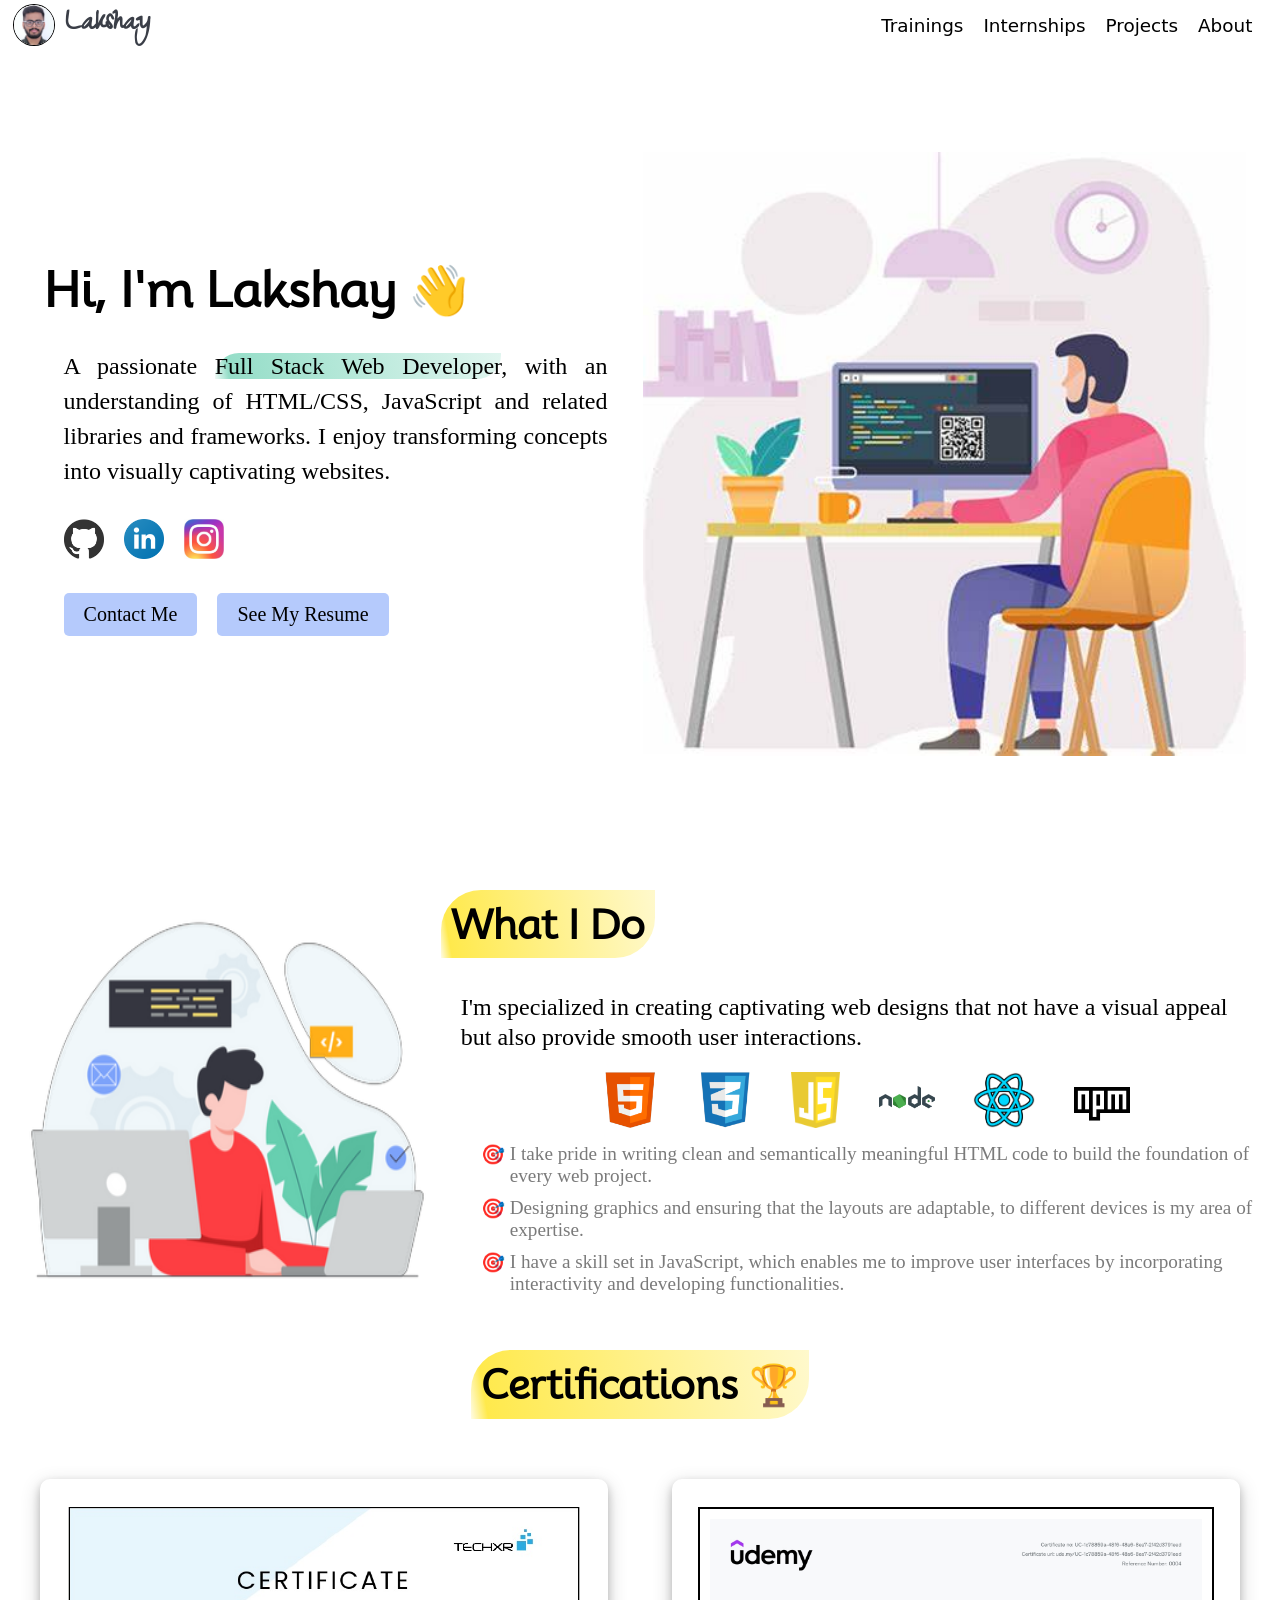
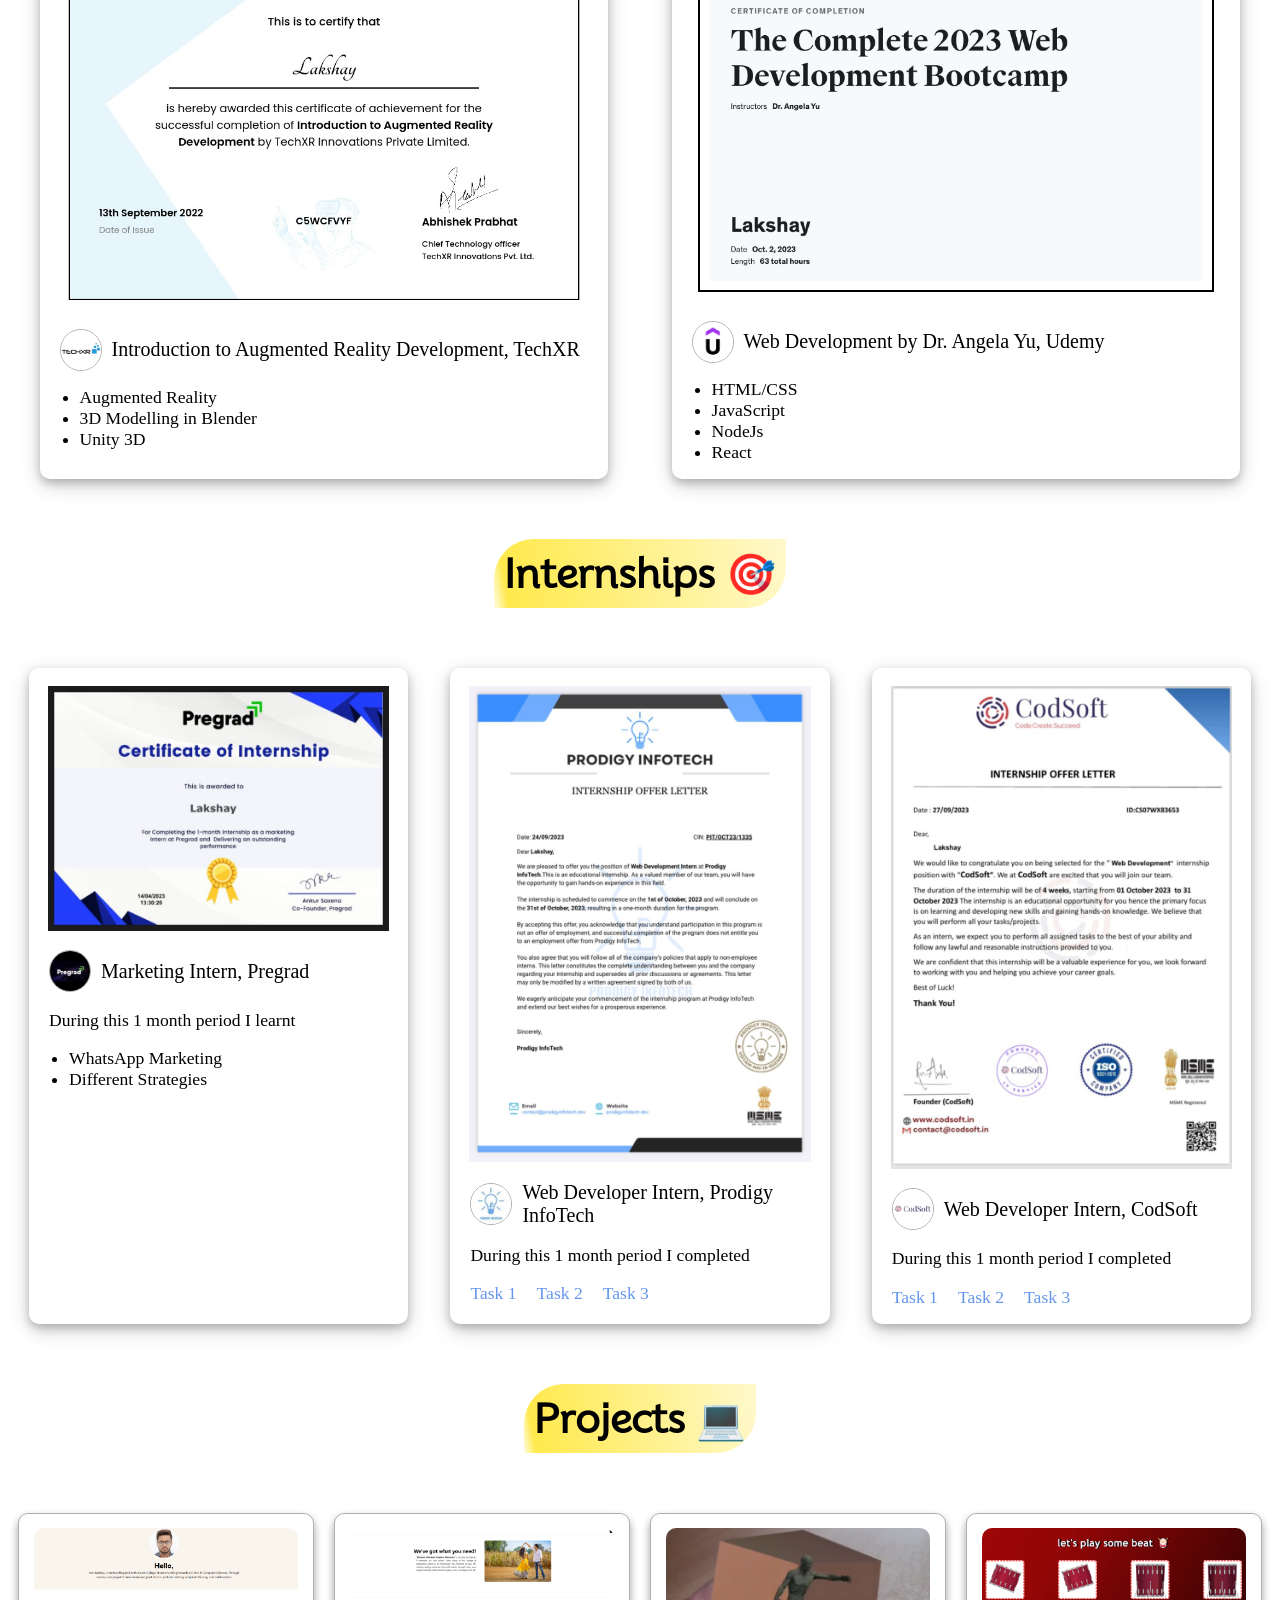
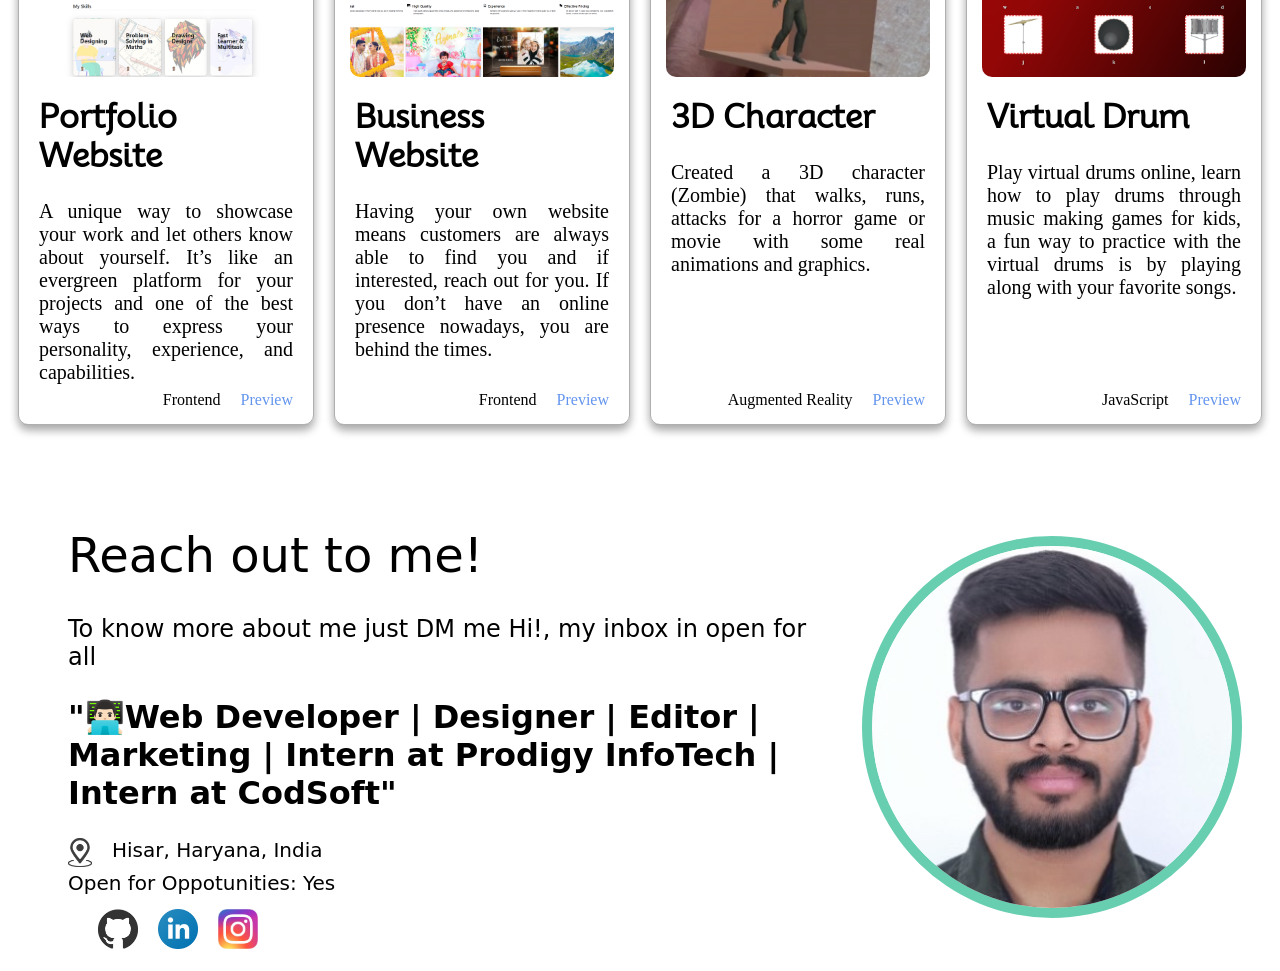
<file: 1.1 Portfolio/index.html>
<!DOCTYPE html>
<html lang="en">

<head>
    <meta charset="UTF-8">
    <meta name="viewport" content="width=device-width, initial-scale=1.0">
    <title>Document</title>
    <link rel="stylesheet" href="style.css">
    <link rel="preconnect" href="https://fonts.googleapis.com">
    <link rel="preconnect" href="https://fonts.gstatic.com" crossorigin>
    <link href="https://fonts.googleapis.com/css2?family=Caveat&family=Kalam&family=Mooli&family=Zeyada&display=swap"
        rel="stylesheet">
</head>

<body>
    <!-- Navbar -->
    <div class="container">
        <a class="profile" href = "#">
            <img class="profile-pic" src="./images/Passport-Size-Lakshay.jpeg" alt="Lakshay">
            <h1 class="name">Lakshay</h1>
        </a>
        <ul class="list">
            <li class="listitem"><a href="#certifications">Trainings</a></li>
            <li class="listitem"><a href="#internships">Internships</a></li>
            <li class="listitem"><a href="#projects">Projects</a></li>
            <li class="listitem"><a href="#about">About</a></li>
        </ul>
    </div>

    <!-- Introduction  -->
    <div class="introduction" id="introduction">
        <div class="myself">
            <h1>Hi, I'm Lakshay 👋</h1>
            <p>A passionate <span class="highlight-green">Full Stack Web Developer</span>, with an understanding of
                HTML/CSS,
                JavaScript and related libraries and
                frameworks. I enjoy transforming concepts into visually captivating websites.</p>
            <div class="social">
                <a href="https://github.com/Lakshay0001" target="_blank"><img src="./images/GitHub_logo.png"
                        alt="Github" class="logo"></a>
                <a href="https://www.linkedin.com/in/mrlakshay/" target="_blank"><img
                        src="./images/linkedin-icon-logo.png" alt="LinkedIn" class="logo"></a>
                <a href="https://www.instagram.com/_.lakshay00._/" target="_blank"><img src="./images/instagram.jpeg"
                        alt="instagram" class="logo"></a>
            </div>
            <div class="links">
                <a class="redirect" href="#about">Contact Me</a>
                <a class="redirect" href="resume.html" target="_blank">See My Resume</a>
            </div>

        </div>
        <img class="developer" src="./images/introduction.jpeg" alt="web developer">
    </div>

    <!-- What I Do -->
    <div class="about-work" id="about-work">
        <img src="./images/display-rec.png" alt="programmer" class="programmer">
        <div class="whatido">
            <h2 class="highlight-yellow">What I Do</h2>
            <p>I'm specialized in creating captivating web designs that not have a visual appeal but also provide smooth
                user interactions.</p>
            <div class="langbox">
                <img src="./images/HTML.png" alt="html" class="lang">
                <img src="./images/CSS.png" alt="css" class="lang">
                <img src="./images/JS.png" alt="js" class="lang">
                <img src="./images/NODE.png" alt="node" class="lang">
                <img src="./images/REACT.png" alt="react" class="lang">
                <img src="./images/NPM.png" alt="npm" class="lang">
            </div>
            <div class="detail">
                <p class="bullets">🎯</p>
                <p class="bullet-text">I take pride in writing clean and semantically meaningful HTML code to build the
                    foundation of every web project.</p>
                <p class="bullets">🎯</p>
                <p class="bullet-text">Designing graphics and ensuring that the layouts are adaptable, to different
                    devices is
                    my area of expertise.</p>
                <p class="bullets">🎯</p>
                <p class="bullet-text">I have a skill set in JavaScript, which enables me to improve user interfaces by
                    incorporating interactivity and developing functionalities.</p>
            </div>
        </div>
    </div>

    <!-- Certifications -->
    <div class="certifications" id="certifications">
        <div class="certification-heading">
            <h2 class="highlight-yellow">Certifications 🏆</h2>
        </div>
        <div class="certification-detail">
            <div class="certificate1">
                <img class="certificate-image" src="./images/Certificate_TechXR.png" alt="Certificate_TechXR">
                <div class="org-detail">
                    <img src="./images/techxr-logo.png" alt="techxr-logo">
                    <p>Introduction to Augmented Reality Development, TechXR</p>
                </div>
                <div class="course-detail">
                    <ul>
                        <li>Augmented Reality</li>
                        <li>3D Modelling in Blender</li>
                        <li>Unity 3D</li>
                    </ul>
                </div>
            </div>
            <div class="certificate2">
                <img class="certificate-image" src="./images/training-udemy.jpg" alt="Certificate_Udemy">
                <div class="org-detail">
                    <img src="./images/udemy-logo.png" alt="udemy-logo">
                    <p>Web Development by Dr. Angela Yu, Udemy</p>
                </div>
                <div class="course-detail">
                    <ul>
                        <li>HTML/CSS</li>
                        <li>JavaScript</li>
                        <li>NodeJs</li>
                        <li>React</li>
                    </ul>
                </div>
            </div>
        </div>
    </div>

    <!-- Internships -->
    <div class="internships" id="internships">
        <div class="internship-heading">
            <h2 class="highlight-yellow">Internships 🎯</h2>
        </div>
        <div class="internship-detail">
            <div class="internship1">
                <img class="internship-image" src="./images/internship-pregrad.jpg" alt="pregrad">
                <div class="org-detail">
                    <img src="./images/pregrad-logo.png" alt="udemy-logo">
                    <p>Marketing Intern, Pregrad</p>
                </div>
                <div class="intern-detail">
                    <p>During this 1 month period I learnt</p>
                    <ul>
                        <li>WhatsApp Marketing</li>
                        <li>Different Strategies</li>
                    </ul>
                </div>
            </div>
            <div class="internship2">
                <img class="internship-image" src="./images/internship-prodigy-infotech.jpg" alt="prodigy infotech">
                <div class="org-detail">
                    <img src="./images/prodigy-infotech-logo.jpg" alt="udemy-logo">
                    <p>Web Developer Intern, Prodigy InfoTech</p>
                </div>
                <div class="intern-detail">
                    <p>During this 1 month period I completed</p>
                    <ul class="tasklist">
                        <li>
                            <a href="#" target="_blank">Task 1</a>
                        </li>
                        <li>
                            <a href="#" target="_blank">Task 2</a>
                        </li>
                        <li>
                            <a href="#" target="_blank">Task 3</a>
                        </li>
                    </ul>
                </div>
            </div>
            <div class="internship3">
                <img class="internship-image" src="./images/internship-codsoft.jpeg" alt="codsoft">
                <div class="org-detail">
                    <img src="./images/codsoft-logo.png" alt="udemy-logo">
                    <p>Web Developer Intern, CodSoft</p>
                </div>
                <div class="intern-detail">
                    <p>During this 1 month period I completed</p>
                    <ul class="tasklist">
                        <li>
                            <a href="#" target="_blank">Task 1</a>
                        </li>
                        <li>
                            <a href="#" target="_blank">Task 2</a>
                        </li>
                        <li>
                            <a href="#" target="_blank">Task 3</a>
                        </li>
                    </ul>
                </div>
            </div>
        </div>
    </div>

    <!-- Projects -->
    <div class="projects" id="projects">
        <div class="project-heading">
            <h2 class="highlight-yellow">Projects 💻</h2>
        </div>
        <div class="project-detail">
            <div class="project1">
                <img class="project-image" src="./images/project1.png" alt="project1">
                <h3>Portfolio Website</h3>
                <p>A unique way to showcase your work and let others know about yourself. It’s like an evergreen
                    platform for your projects and one of the best ways to express your personality, experience, and
                    capabilities.</p>

                <ul class="projectlist">
                    <li class="projectlistitem">Frontend</li>
                    <li class="projectlistitem"><a href="https://lakshay0001.github.io/Portfolio_Lakshay/"
                            target="_blank">Preview</a></li>
                </ul>
            </div>
            <div class="project2">
                <img class="project-image" src="./images/project2.png" alt="project2">
                <h3>Business Website</h3>
                <p>Having your own website means customers are always able to find you and if interested, reach out for
                    you. If you don’t have an online presence nowadays, you are behind the times.</p>

                <ul class="projectlist">
                    <li class="projectlistitem">Frontend</li>
                    <li class="projectlistitem"><a href="https://lakshay0001.github.io/Mohindra-Digital-Studio/"
                            target="_blank">Preview</a>
                    </li>
                </ul>
            </div>
            <div class="project3">
                <img class="project-image" src="./images/project3.png" alt="project3">
                <h3>3D Character</h3>
                <p>Created a 3D character (Zombie) that walks, runs, attacks for a horror game or movie with some real
                    animations and graphics.</p>

                <ul class="projectlist">
                    <li class="projectlistitem">Augmented Reality</li>
                    <li class="projectlistitem"><a href="#" target="_blank">Preview</a>
                    </li>
                </ul>
            </div>
            <div class="project4">
                <img class="project-image" src="./images/project4.png" alt="project4">
                <h3>Virtual Drum</h3>
                <p>Play virtual drums online, learn how to play drums through music making games for kids, a fun way to
                    practice with the virtual drums is by playing along with your favorite songs.</p>

                <ul class="projectlist">
                    <li class="projectlistitem">JavaScript</li>
                    <li class="projectlistitem"><a href="https://lakshay0001.github.io/VirtualDrum/"
                            target="_blank">Preview</a></li>
                </ul>
            </div>
        </div>
    </div>

    <!-- Reach out -->
    <div class="about" id="about">
        <div class="mydetail">
            <h1>Reach out to me!</h1>
            <p class="dm">To know more about me just DM me Hi!, my inbox in open for all</p>
            <h2>"👨🏻‍💻Web Developer | Designer | Editor | Marketing | Intern at Prodigy InfoTech | Intern at CodSoft"
            </h2>
            <div class="location">
                <img src="./images/location.png" alt="location">
                <p>Hisar, Haryana, India</p>
            </div>
            <p class="open">Open for Oppotunities: Yes</p>
            <div class="social">
                <a href="https://github.com/Lakshay0001" target="_blank"><img src="./images/GitHub_logo.png"
                        alt="Github" class="logo"></a>
                <a href="https://www.linkedin.com/in/mrlakshay/" target="_blank"><img
                        src="./images/linkedin-icon-logo.png" alt="LinkedIn" class="logo"></a>
                <a href="https://www.instagram.com/_.lakshay00._/" target="_blank"><img src="./images/instagram.jpeg"
                        alt="instagram" class="logo"></a>
            </div>
        </div>
        <div class="myimage">
            <img src="./images/Passport-Size-Lakshay.jpeg" alt="lakshay">
        </div>
    </div>

</body>

</html>
</file>
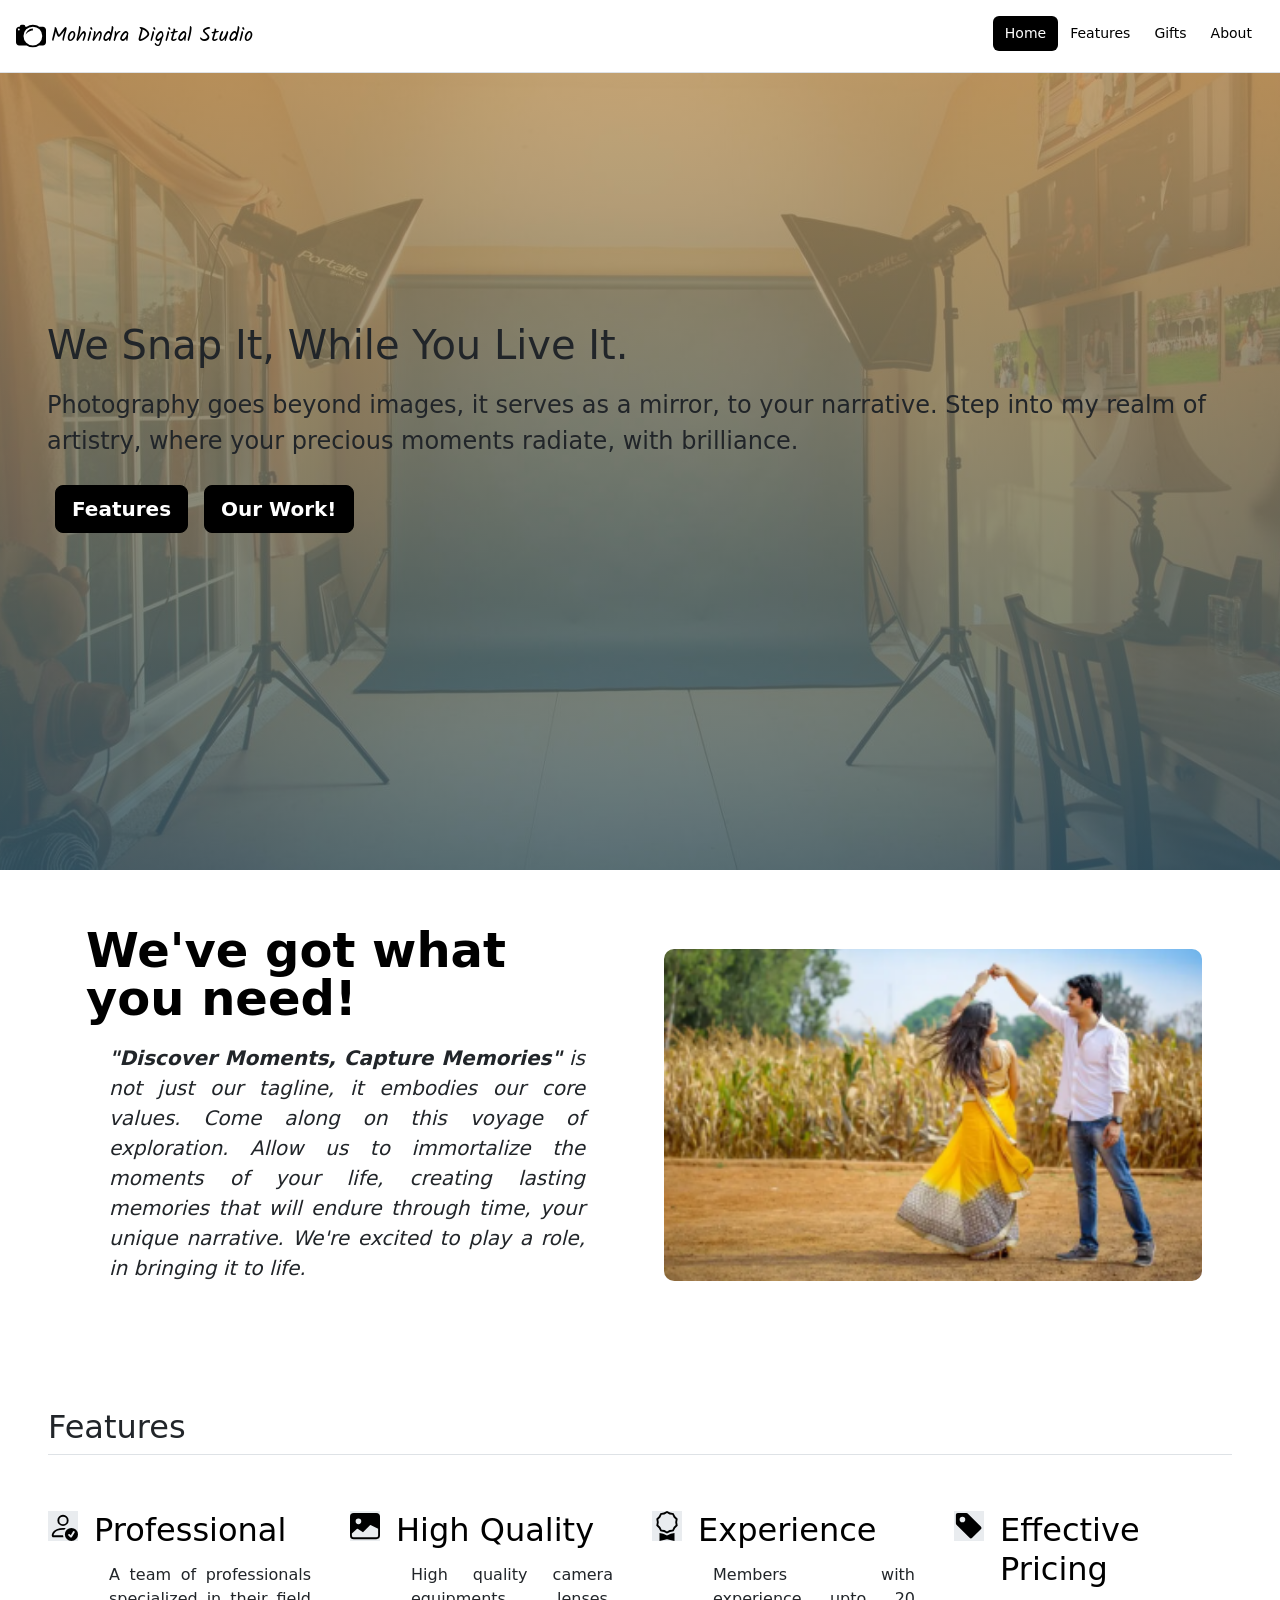
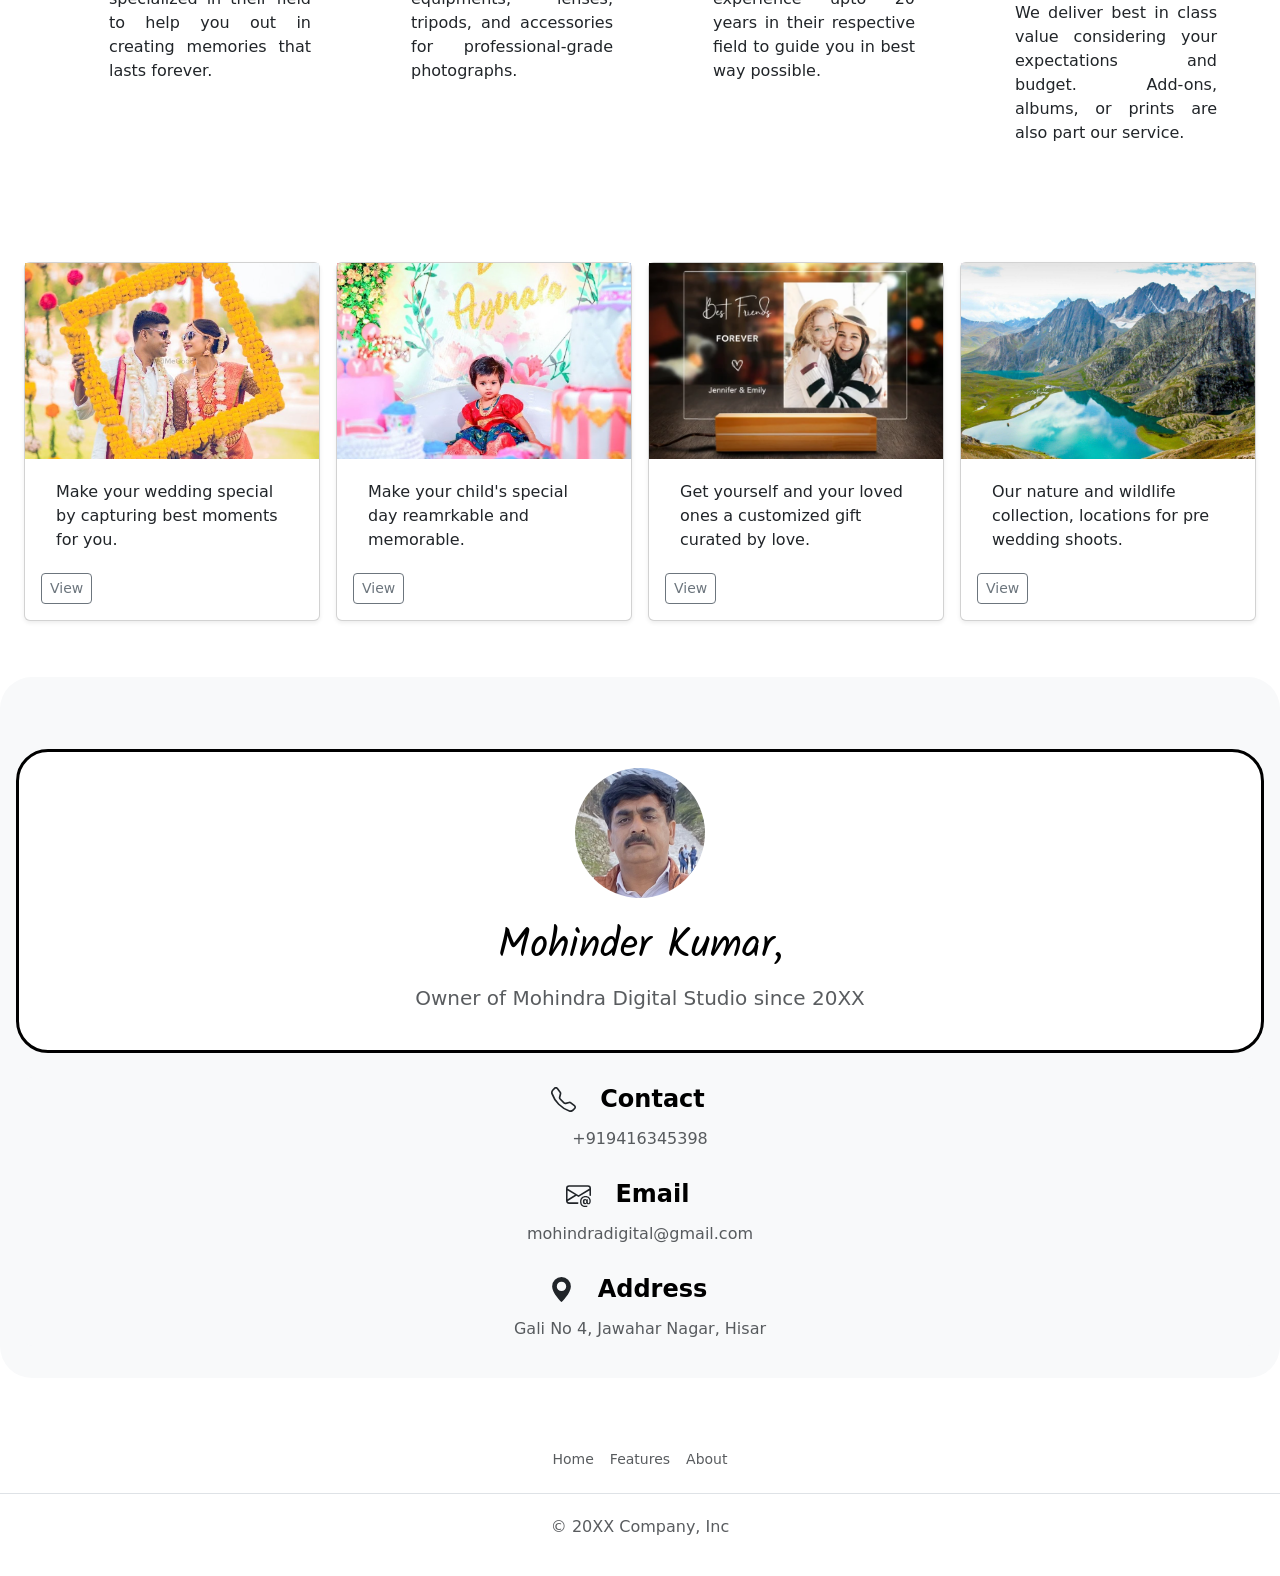
<file: 1.2 Landing Page/index.html>
<!DOCTYPE html>
<html lang="en">

<head>
  <meta charset="UTF-8">
  <meta name="viewport" content="width=device-width, initial-scale=1.0">
  <title>Mohindra Digital Studio</title>
  <link href="https://cdn.jsdelivr.net/npm/bootstrap@5.3.1/dist/css/bootstrap.min.css" rel="stylesheet"
    integrity="sha384-4bw+/aepP/YC94hEpVNVgiZdgIC5+VKNBQNGCHeKRQN+PtmoHDEXuppvnDJzQIu9" crossorigin="anonymous">
  <link rel="preconnect" href="https://fonts.googleapis.com">
  <link rel="preconnect" href="https://fonts.gstatic.com" crossorigin>
  <link href="https://fonts.googleapis.com/css2?family=Kalam&display=swap" rel="stylesheet">
  <link rel="stylesheet" href="style.css">
</head>

<body>
  <!-- NavBar -->

  <header class="d-flex flex-wrap justify-content-between py-3 border-bottom px-3">
    <a href="#home" class="d-flex align-items-center mb-md-0 me-md-auto link-body-emphasis text-decoration-none">
      <svg xmlns="http://www.w3.org/2000/svg" width="30" height="30" fill="currentColor" class="bi bi-camera2 mds-svg"
        viewBox="0 0 16 16">
        <path d="M5 8c0-1.657 2.343-3 4-3V4a4 4 0 0 0-4 4z" />
        <path
          d="M12.318 3h2.015C15.253 3 16 3.746 16 4.667v6.666c0 .92-.746 1.667-1.667 1.667h-2.015A5.97 5.97 0 0 1 9 14a5.972 5.972 0 0 1-3.318-1H1.667C.747 13 0 12.254 0 11.333V4.667C0 3.747.746 3 1.667 3H2a1 1 0 0 1 1-1h1a1 1 0 0 1 1 1h.682A5.97 5.97 0 0 1 9 2c1.227 0 2.367.368 3.318 1zM2 4.5a.5.5 0 1 0-1 0 .5.5 0 0 0 1 0zM14 8A5 5 0 1 0 4 8a5 5 0 0 0 10 0z" />
      </svg>
      <p class="fs-5 mds">Mohindra Digital Studio</p>
    </a>

    <ul class="nav nav-pills">
      <li class="nav-item home"><a href="#" class="nav-link active" aria-current="page">Home</a></li>
      <li class="nav-item features"><a href="#features" class="nav-link">Features</a></li>
      <li class="nav-item gifts"><a href="#" class="nav-link">Gifts</a></li>
      <li class="nav-item about"><a href="#about" class="nav-link">About</a></li>
    </ul>
  </header>

  <!-- Home  -->

  <div id="home" class="cover-container d-flex w-100 h-100 p-3 mx-auto flex-column">
    <main class="px-3">
      <div class="text-back">
        <h1>We Snap It, While You Live It.</h1>
        <p class="lead fs-4">Photography goes beyond images, it serves as a mirror, to your narrative. Step into my
          realm of
          artistry, where your precious moments radiate, with brilliance.</p>
        <p class="lead">
          <a href="#features" class="btn btn-lg btn-dark fw-bold border-black bg-black btn-right mx-2">Features</a>
          <a href="#our-work" class="btn btn-lg btn-dark fw-bold border-black bg-black btn-right mx-2">Our Work!</a>
        </p>
      </div>
    </main>
  </div>

  <!-- Motive -->

  <div class="container col-xxl-10 px-2 py-5">
    <div class="row flex-lg-row-reverse align-items-center g-5 py-2">
      <div class="col-10 col-sm-8 col-lg-6">
        <img src="./images/couple.png" class="d-block mx-lg-auto img-fluid couple-image mx-2" alt="couple"
          height="666px" width="1080px" loading="lazy">
      </div>
      <div class="col-lg-6">
        <h1 class="display-5 fw-bold text-body-emphasis lh-1 mb-3 ms-2">We've got what you need!</h1>
        <p class="fs-5 tagline-para mx-3"><b>"Discover Moments, Capture Memories"</b> is not just our tagline, it
          embodies
          our core values. Come along on this voyage of exploration. Allow us to immortalize the moments of your life,
          creating lasting memories that will endure through time, your unique narrative. We're excited to play a role,
          in bringing it to life.</p>
      </div>
    </div>
  </div>

  <!-- Features -->

  <div id="features" class="mx-4 px-4 py-5" id="hanging-icons">
    <h2 class="pb-2 border-bottom">Features</h2>
    <div class="row g-4 py-5 row-cols-1 row-cols-lg-4 row-cols-md-2">
      <div class="col d-flex align-items-start">
        <div
          class="text-body-emphasis bg-body-secondary d-inline-flex align-items-center justify-content-center fs-4 flex-shrink-0 me-3">
          <svg xmlns="http://www.w3.org/2000/svg" width="30" height="30" fill="currentColor" class="bi bi-person-check"
            viewBox="0 0 16 16">
            <path
              d="M12.5 16a3.5 3.5 0 1 0 0-7 3.5 3.5 0 0 0 0 7Zm1.679-4.493-1.335 2.226a.75.75 0 0 1-1.174.144l-.774-.773a.5.5 0 0 1 .708-.708l.547.548 1.17-1.951a.5.5 0 1 1 .858.514ZM11 5a3 3 0 1 1-6 0 3 3 0 0 1 6 0ZM8 7a2 2 0 1 0 0-4 2 2 0 0 0 0 4Z" />
            <path
              d="M8.256 14a4.474 4.474 0 0 1-.229-1.004H3c.001-.246.154-.986.832-1.664C4.484 10.68 5.711 10 8 10c.26 0 .507.009.74.025.226-.341.496-.65.804-.918C9.077 9.038 8.564 9 8 9c-5 0-6 3-6 4s1 1 1 1h5.256Z" />
          </svg>
        </div>
        <div>
          <h3 class="fs-2 text-body-emphasis">Professional</h3>
          <p>A team of professionals specialized in their field to help you out in creating memories that lasts forever.
          </p>
        </div>
      </div>
      <div class="col d-flex align-items-start">
        <div
          class="icon-square text-body-emphasis bg-body-secondary d-inline-flex align-items-center justify-content-center fs-4 flex-shrink-0 me-3">
          <svg xmlns="http://www.w3.org/2000/svg" width="30" height="30" fill="currentColor" class="bi bi-image-fill"
            viewBox="0 0 16 16">
            <path
              d="M.002 3a2 2 0 0 1 2-2h12a2 2 0 0 1 2 2v10a2 2 0 0 1-2 2h-12a2 2 0 0 1-2-2V3zm1 9v1a1 1 0 0 0 1 1h12a1 1 0 0 0 1-1V9.5l-3.777-1.947a.5.5 0 0 0-.577.093l-3.71 3.71-2.66-1.772a.5.5 0 0 0-.63.062L1.002 12zm5-6.5a1.5 1.5 0 1 0-3 0 1.5 1.5 0 0 0 3 0z" />
          </svg>
        </div>
        <div>
          <h3 class="fs-2 text-body-emphasis">High Quality</h3>
          <p>High quality camera equipments, lenses, tripods, and accessories for professional-grade photographs.</p>
        </div>
      </div>
      <div class="col d-flex align-items-start">
        <div
          class="icon-square text-body-emphasis bg-body-secondary d-inline-flex align-items-center justify-content-center fs-4 flex-shrink-0 me-3">
          <svg xmlns="http://www.w3.org/2000/svg" width="30" height="30" fill="currentColor" class="bi bi-award"
            viewBox="0 0 16 16">
            <path
              d="M9.669.864 8 0 6.331.864l-1.858.282-.842 1.68-1.337 1.32L2.6 6l-.306 1.854 1.337 1.32.842 1.68 1.858.282L8 12l1.669-.864 1.858-.282.842-1.68 1.337-1.32L13.4 6l.306-1.854-1.337-1.32-.842-1.68L9.669.864zm1.196 1.193.684 1.365 1.086 1.072L12.387 6l.248 1.506-1.086 1.072-.684 1.365-1.51.229L8 10.874l-1.355-.702-1.51-.229-.684-1.365-1.086-1.072L3.614 6l-.25-1.506 1.087-1.072.684-1.365 1.51-.229L8 1.126l1.356.702 1.509.229z" />
            <path d="M4 11.794V16l4-1 4 1v-4.206l-2.018.306L8 13.126 6.018 12.1 4 11.794z" />
          </svg>
        </div>
        <div>
          <h3 class="fs-2 text-body-emphasis">Experience</h3>
          <p>Members with experience upto 20 years in their respective field to guide you in best way possible.</p>
        </div>
      </div>
      <div class="col d-flex align-items-start">
        <div
          class="icon-square text-body-emphasis bg-body-secondary d-inline-flex align-items-center justify-content-center fs-4 flex-shrink-0 me-3">
          <svg xmlns="http://www.w3.org/2000/svg" width="30" height="30" fill="currentColor" class="bi bi-tag-fill"
            viewBox="0 0 16 16">
            <path
              d="M2 1a1 1 0 0 0-1 1v4.586a1 1 0 0 0 .293.707l7 7a1 1 0 0 0 1.414 0l4.586-4.586a1 1 0 0 0 0-1.414l-7-7A1 1 0 0 0 6.586 1H2zm4 3.5a1.5 1.5 0 1 1-3 0 1.5 1.5 0 0 1 3 0z" />
          </svg>
        </div>
        <div>
          <h3 class="fs-2 text-body-emphasis">Effective Pricing</h3>
          <p>We deliver best in class value considering your expectations and budget. Add-ons, albums, or prints are
            also part our service.</p>
        </div>
      </div>
    </div>
  </div>


  <!-- Our Work -->

  <div id="our-work" class="mx-4">
    <div class="row row-cols-1 row-cols-sm-2 row-cols-md-4 g-3">

      <div class="col">
        <div class="card shadow-sm">
          <img src="./images/wedding.png" alt="">
          <div class="card-body">
            <p class="card-text">Make your wedding special by capturing best moments for you.</p>
            <div class="d-flex justify-content-between align-items-center">
              <div class="btn-group">
                <button type="button" class="btn btn-sm btn-outline-secondary">View</button>
              </div>
            </div>
          </div>
        </div>
      </div>

      <div class="col">
        <div class="card shadow-sm">
          <img src="./images/bday.jpg" alt="birthday">
          <div class="card-body">
            <p class="card-text">Make your child's special day reamrkable and memorable.</p>
            <div class="d-flex justify-content-between align-items-center">
              <div class="btn-group">
                <button type="button" class="btn btn-sm btn-outline-secondary">View</button>
              </div>
            </div>
          </div>
        </div>
      </div>

      <div class="col">
        <div class="card shadow-sm">
          <img src="./images/gift.png" alt="">
          <div class="card-body">
            <p class="card-text">Get yourself and your loved ones a customized gift curated by love.</p>
            <div class="d-flex justify-content-between align-items-center">
              <div class="btn-group">
                <button type="button" class="btn btn-sm btn-outline-secondary">View</button>
              </div>
            </div>
          </div>
        </div>
      </div>

      <div class="col">
        <div class="card shadow-sm">
          <img src="./images/nature.jpg" alt="">
          <div class="card-body">
            <p class="card-text">Our nature and wildlife collection, locations for pre wedding shoots.</p>
            <div class="d-flex justify-content-between align-items-center">
              <div class="btn-group">
                <button type="button" class="btn btn-sm btn-outline-secondary">View</button>
              </div>
            </div>
          </div>
        </div>
      </div>
    </div>
  </div>

  <!-- About -->

  <div id="about" class="my-2 py-5">
    <div class="pt-5 pb-3 text-center bg-body-tertiary rounded-5">
      <div class="apply-border rounded-5 py-3 mx-3 my-4 bg-white">
        <img class="owner" src="./images/mohinder.png" alt="Mohinder Kumar">
        <h1 class="text-body-emphasis owner-info mt-4">Mohinder Kumar,</h1>
        <p class="col-lg-8 mx-auto fs-5 text-muted">
          Owner of Mohindra Digital Studio since 20XX
        </p>
      </div>
      <div class="mx-4 bg-body-tertiary rounded-3">


        <div class="flex-column">
          <div class="d-inline-flex align-items-center justify-content-center fs-4 rounded-3 my-2">
            <svg xmlns="http://www.w3.org/2000/svg" width="25" height="25" fill="currentColor" class="bi bi-telephone"
              viewBox="0 0 16 16">
              <path
                d="M3.654 1.328a.678.678 0 0 0-1.015-.063L1.605 2.3c-.483.484-.661 1.169-.45 1.77a17.568 17.568 0 0 0 4.168 6.608 17.569 17.569 0 0 0 6.608 4.168c.601.211 1.286.033 1.77-.45l1.034-1.034a.678.678 0 0 0-.063-1.015l-2.307-1.794a.678.678 0 0 0-.58-.122l-2.19.547a1.745 1.745 0 0 1-1.657-.459L5.482 8.062a1.745 1.745 0 0 1-.46-1.657l.548-2.19a.678.678 0 0 0-.122-.58L3.654 1.328zM1.884.511a1.745 1.745 0 0 1 2.612.163L6.29 2.98c.329.423.445.974.315 1.494l-.547 2.19a.678.678 0 0 0 .178.643l2.457 2.457a.678.678 0 0 0 .644.178l2.189-.547a1.745 1.745 0 0 1 1.494.315l2.306 1.794c.829.645.905 1.87.163 2.611l-1.034 1.034c-.74.74-1.846 1.065-2.877.702a18.634 18.634 0 0 1-7.01-4.42 18.634 18.634 0 0 1-4.42-7.009c-.362-1.03-.037-2.137.703-2.877L1.885.511z">
              </path>
            </svg>
            <h4 class="fw-semibold mb-0 text-body-emphasis mx-4">Contact</h4>
          </div>
          <p class="text-body-secondary">+919416345398</p>
        </div>
        <div class="flex-column">
          <div class="d-inline-flex align-items-center justify-content-center fs-4 rounded-3 my-2">
            <svg xmlns="http://www.w3.org/2000/svg" width="25" height="25" fill="currentColor" class="bi bi-envelope-at"
              viewBox="0 0 16 16">
              <path
                d="M2 2a2 2 0 0 0-2 2v8.01A2 2 0 0 0 2 14h5.5a.5.5 0 0 0 0-1H2a1 1 0 0 1-.966-.741l5.64-3.471L8 9.583l7-4.2V8.5a.5.5 0 0 0 1 0V4a2 2 0 0 0-2-2H2Zm3.708 6.208L1 11.105V5.383l4.708 2.825ZM1 4.217V4a1 1 0 0 1 1-1h12a1 1 0 0 1 1 1v.217l-7 4.2-7-4.2Z">
              </path>
              <path
                d="M14.247 14.269c1.01 0 1.587-.857 1.587-2.025v-.21C15.834 10.43 14.64 9 12.52 9h-.035C10.42 9 9 10.36 9 12.432v.214C9 14.82 10.438 16 12.358 16h.044c.594 0 1.018-.074 1.237-.175v-.73c-.245.11-.673.18-1.18.18h-.044c-1.334 0-2.571-.788-2.571-2.655v-.157c0-1.657 1.058-2.724 2.64-2.724h.04c1.535 0 2.484 1.05 2.484 2.326v.118c0 .975-.324 1.39-.639 1.39-.232 0-.41-.148-.41-.42v-2.19h-.906v.569h-.03c-.084-.298-.368-.63-.954-.63-.778 0-1.259.555-1.259 1.4v.528c0 .892.49 1.434 1.26 1.434.471 0 .896-.227 1.014-.643h.043c.118.42.617.648 1.12.648Zm-2.453-1.588v-.227c0-.546.227-.791.573-.791.297 0 .572.192.572.708v.367c0 .573-.253.744-.564.744-.354 0-.581-.215-.581-.8Z">
              </path>
            </svg>
            <h4 class="fw-semibold mb-0 text-body-emphasis mx-4">Email</h4>
          </div>
          <p class="text-body-secondary">mohindradigital@gmail.com</p>
        </div>
        <div class="flex-column">
          <div class="d-inline-flex align-items-center justify-content-center fs-4 rounded-3 my-2">
            <svg xmlns="http://www.w3.org/2000/svg" width="25" height="25" fill="currentColor" class="bi bi-geo-alt-fill" viewBox="0 0 16 16">
              <path d="M8 16s6-5.686 6-10A6 6 0 0 0 2 6c0 4.314 6 10 6 10zm0-7a3 3 0 1 1 0-6 3 3 0 0 1 0 6z"/>
            </svg>
            <h4 class="fw-semibold mb-0 text-body-emphasis mx-4">Address</h4>
          </div>
          <p class="text-body-secondary">Gali No 4, Jawahar Nagar, Hisar</p>
        </div>
      </div>
    </div>
  </div>

  <!-- Footer -->

  <div>
    <footer class="py-2 my-2">
      <ul class="nav justify-content-center border-bottom pb-3 mb-3">
        <li class="nav-item"><a href="#home" class="nav-link px-2 text-body-secondary">Home</a></li>
        <li class="nav-item"><a href="#features" class="nav-link px-2 text-body-secondary">Features</a></li>
        <li class="nav-item"><a href="#about" class="nav-link px-2 text-body-secondary">About</a></li>
      </ul>
      <p class="text-center text-body-secondary">© 20XX Company, Inc</p>
    </footer>
  </div>

  <!-- <script src="https://cdn.jsdelivr.net/npm/bootstrap@5.3.1/dist/js/bootstrap.bundle.min.js" integrity="sha384-HwwvtgBNo3bZJJLYd8oVXjrBZt8cqVSpeBNS5n7C8IVInixGAoxmnlMuBnhbgrkm" crossorigin="anonymous"></script>
      <script src="index.js"></script> -->
</body>

</html>
</file>
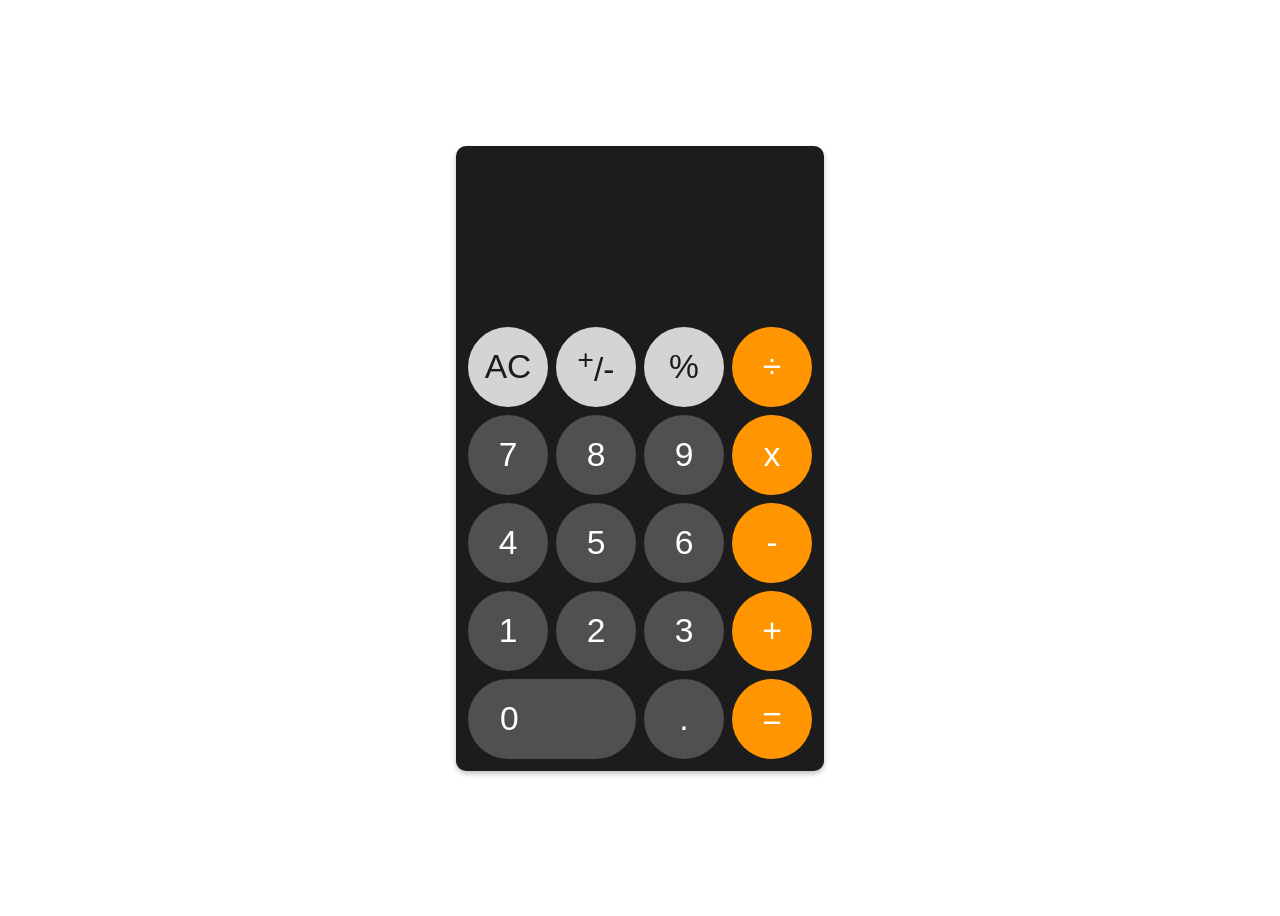
<file: 1.3 Calculator/index.html>
<!DOCTYPE html>
<html lang="en">

<head>
    <meta charset="UTF-8">
    <meta name="viewport" content="width=device-width, initial-scale=1.0">
    <title>Calculator</title>
    <link rel="stylesheet" href="style.css">
</head>

<body>
    <div class="calculator">
        <input class = "output" type="text" id="display" readonly>
        <!-- <div class="output">0</div> -->
        <div class="keys">
            <div class="first-group">
                <button class="key clear light-grey" value = "AC">AC</button>
                <button class="key negative light-grey" value = "+/-"><sup>+</sup>/-</button>
                <button class="key percent light-grey" value = "%">%</button>
                <button class="key number dark-grey" value = "7">7</button>
                <button class="key number dark-grey" value = "8">8</button>
                <button class="key number dark-grey" value = "9">9</button>
                <button class="key number dark-grey" value = "4">4</button>
                <button class="key number dark-grey" value = "5">5</button>
                <button class="key number dark-grey" value = "6">6</button>
                <button class="key number dark-grey" value = "1">1</button>
                <button class="key number dark-grey" value = "2">2</button>
                <button class="key number dark-grey" value = "3">3</button>
                <button class="key number dark-grey zero" value = "0">0</button>
                <button class="key dot dark-grey">.</button>
            </div>

            <div class="second-group">
                <button class="key operator-key sign yellow" value = "/">÷</button>
                <button class="key operator-key sign yellow" value = "x">x</button>
                <button class="key operator-key sign yellow" value = "-">-</button>
                <button class="key operator-key sign yellow" value = "+">+</button>
                <button class="key operator-key equal yellow" value = "=">=</button>
            </div>
        </div>
    </div>

    <script src="index.js"></script>
</body>

</html>
</file>
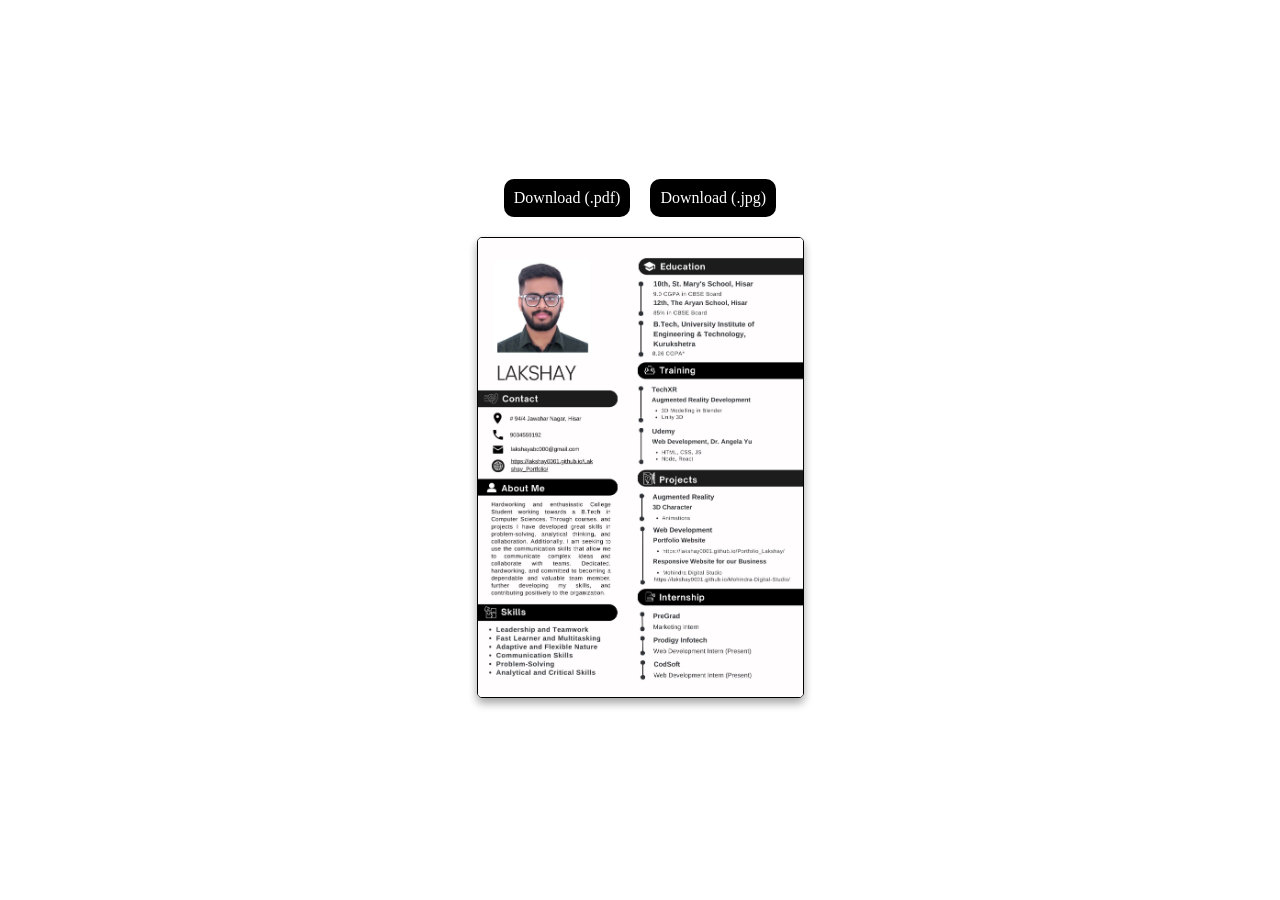
<file: 1.1 Portfolio/resume.html>
<!DOCTYPE html>
<html lang="en">
<head>
    <meta charset="UTF-8">
    <meta name="viewport" content="width=device-width, initial-scale=1.0">
    <title>Resume-Lakshay</title>
    <link rel="stylesheet" href="resume.css">
</head>
<body class = "gradient-background">
    <div class="resume-container">
        <div class="option">
            <a href="./images/Resume.pdf" class="download-resume" download>Download (.pdf)</a>
            <a href="./images/Resume.jpg" class="download-resume" download>Download (.jpg)</a>
        </div>
        <div class="resume">
            <img src="./images/Resume.jpg" alt="Resume-Lakshay">
        </div>
    </div>
</body>
</html>
</file>
<file: 1.1 Portfolio/style.css>
html,
body {
    overflow-x: hidden !important;
}

html {
    scroll-behavior: smooth;
    scroll-padding-top: 7.5%;
}

body {
    position: relative;
}

.container {
    display: flex;
    justify-content: space-between;
    height: 2.5rem;
    position: fixed;
    top: 0;
    width: 100%;
    background-color: white;
    padding: 5px 0;
    z-index: 1;
}

.profile {
    justify-content: flex-start;
    align-items: center;
    display: flex;
    flex-basis: 50%;
    padding-left: 5px;
    text-decoration: none;
    color: #3A3E47;
}

.profile-pic {
    height: 100%;
    border: 1px solid black;
    border-radius: 50%;
}

.name {
    padding-left: 10px;
    font-family: 'Caveat', cursive;
    font-family: 'Zeyada', cursive;
    font-size: 2rem;
}

.list {
    display: flex;
    justify-content: flex-end;
    align-items: center;
    flex-basis: 50%;
    padding-right: 2vw;
    padding-inline-start: 0;
    font-size: 1.15rem;
    font-family: system-ui, -apple-system, BlinkMacSystemFont, 'Segoe UI', Roboto, Oxygen, Ubuntu, Cantarell, 'Open Sans', 'Helvetica Neue', sans-serif;
}

.listitem {
    list-style-type: none;
    padding: 5px 10px;
}

.list a {
    text-decoration: none;
    color: black;
}

.introduction {
    display: flex;
    align-items: center;
    padding: 8vh 2vw;
    margin: 8vh 0;
}

.myself {
    padding-right: 5px;
    flex-basis: 50%;
}

.myself>h1 {
    font-family: 'Kalam', cursive;
    font-family: 'Mooli', sans-serif;
    font-size: 3rem;
    margin: 0;
    padding: 10px;
}

.myself>p {
    font-size: 1.5rem;
    text-align: justify;
    margin: 0;
    padding: 20px 30px;
    line-height: 35px;
}

.highlight {
    background-color: rgba1(3103072 176 176, 0.502);
    padding: 2px 5px;
    border-radius: 5px;
}

.highlight-green {
    border-radius: 1em 0 1em 0;
    background-image: linear-gradient(-100deg,
            rgba(103, 207, 176, 0.2),
            rgba(103, 207, 176, 0.7) 95%,
            rgba(103, 207, 176, 0.1));
}

.developer {
    flex-basis: 50%;
    width: 50%;
}

.logo {
    height: 2.5rem;
    padding: 10px;
}

.social,
.links {
    display: flex;
    padding: 0 20px;
}

.redirect {
    text-decoration: none;
    color: black;
    background-color: #7CA2FA90;
    border-radius: 5px;
    font-size: 1.25rem;
    padding: 10px 20px;
    margin: 20px 10px;
}

.about-work {
    display: flex;
}

.programmer {
    flex-basis: 50%;
    width: 50%;
}

.whatido>h2,
.project-heading>h2,
.certification-heading>h2,
.internship-heading>h2 {
    display: inline;
    font-size: 2.5rem;
    padding: 10px;
    margin: 0;
    font-family: 'Kalam', cursive;
    font-family: 'Mooli', sans-serif;
}

.highlight-yellow {
    border-radius: 1em 0 1em 0;
    background-image: linear-gradient(-100deg,
            rgba(255, 224, 0, 0.2),
            rgba(255, 224, 0, 0.7) 95%,
            rgba(255, 224, 0, 0.1));
}

.whatido>p {
    font-size: 1.5rem;
    line-height: 30px;
    padding: 20px;
    margin-bottom: 0;
}

.langbox {
    display: flex;
    gap: 3vw;
    padding-left: 20px;
    padding-bottom: 10px;
    justify-content: center;
}

.lang {
    height: 3.5rem;
}

.detail {
    display: grid;
    grid-template-columns: auto auto;
    grid-template-rows: auto auto auto;
}

.bullets {
    font-size: 1.2rem;
    padding: 5px 0 5px 40px;
    margin: 0;
}

.bullet-text {
    font-size: 1.2rem;
    padding: 5px 10px 5px 5px;
    margin: 0;
    color: #00000085;
}

.project-heading,
.certification-heading,
.internship-heading {
    display: flex;
    justify-content: center;
    margin: 50px 0px;
}

.project-detail {
    display: grid;
    grid-template-columns: 1fr 1fr 1fr 1fr;
}

.project1,
.project2,
.project3,
.project4 {
    width: 90%vw;
    display: flex;
    flex-direction: column;
    margin: 10px 10px;
    border: 1px solid #00000050;
    border-radius: 10px;
    box-shadow: 0 4px 8px 0 rgba(0, 0, 0, 0.2), 0 6px 10px 0 rgba(0, 0, 0, 0.19);
    position: relative;
}

.project-image {
    display: inline;
    align-self: center;
    border-radius: 10px;
    width: 90%;
    margin-top: 5%;
}

.project1>h3,
.project2>h3,
.project3>h3,
.project4>h3 {
    font-size: 2rem;
    font-family: 'Kalam', cursive;
    font-family: 'Mooli', sans-serif;
    margin: 20px;
}

.project1>p,
.project2>p,
.project3>p,
.project4>p {
    font-size: 1.25rem;
    text-align: justify;
    margin: 5px 20px 5px 20px;
    padding-bottom: 35px;
}

.project1>ul,
.project2>ul,
.project3>ul,
.project4>ul {
    display: flex;
    justify-content: flex-end;
    align-items: center;
    margin-right: 20px;
    gap: 20px;
    margin-top: auto !important;
    margin-bottom: 10px;
    position: absolute;
    bottom: 5px;
    right: 0;
}

.project1 li,
.project2 li,
.project3 li,
.project4 li {
    list-style: none;
}

.project1 a,
.project2 a,
.project3 a,
.project4 a {
    text-decoration: none;
    color: cornflowerblue;
}

.certificate1,
.certificate2 {
    display: flex;
    flex-direction: column;
    width: 90%;
    justify-self: center;
    margin: 10px 10px;
    border-radius: 10px;
    /* border: 1px solid #00000050; */
    box-shadow: 0 4px 8px 0 rgba(0, 0, 0, 0.2), 0 6px 20px 0 rgba(0, 0, 0, 0.19);
}

.certification-detail {
    display: grid;
    grid-template-columns: 1fr 1fr;
}

.certificate2 .certificate-image {
    border: 2px solid black;
}

.certificate-image {
    display: inline;
    align-self: center;
    width: 90%;
    margin: 5% 0;
}

.org-detail {
    display: flex;
    align-items: center;
}

.org-detail>img {
    height: 2.5rem;
    margin-left: 20px;
    border: 1px solid #00000050;
    border-radius: 50%;
}

.org-detail>p {
    font-size: 1.25rem;
    margin: 0;
    padding-left: 10px;
    margin-right: 20px;
}

.course-detail li,
.intern-detail li,
.intern-detail p {
    font-size: 1.1rem;
}

.internship-detail {
    display: grid;
    grid-template-columns: 1fr 1fr 1fr;
}

.internship1,
.internship2,
.internship3 {
    display: flex;
    flex-direction: column;
    width: 90%;
    justify-self: center;
    margin: 10px 10px;
    border-radius: 10px;
    /* border: 1px solid #00000050; */
    box-shadow: 0 4px 8px 0 rgba(0, 0, 0, 0.2), 0 6px 20px 0 rgba(0, 0, 0, 0.19);
}

.internship-image {
    display: inline;
    align-self: center;
    width: 90%;
    margin: 5% 0;
}

.intern-detail>p {
    padding-left: 20px;
    padding-right: 20px;
}

.tasklist {
    display: flex;
    list-style: none;
    gap: 20px;
    padding-left: 20px;
    padding-right: 20px;
}

.tasklist a {
    text-decoration: none;
    color: cornflowerblue;
}

.about {
    margin: 60px 10px 0;
    display: grid;
    grid-template-columns: auto auto;
}

.mydetail {
    margin-left: 50px;
    margin-right: 20px;
    font-family: system-ui, -apple-system, BlinkMacSystemFont, 'Segoe UI', Roboto, Oxygen, Ubuntu, Cantarell, 'Open Sans', 'Helvetica Neue', sans-serif;
}

.mydetail h1 {
    font-size: 3rem;
    font-weight: 400;
}

.mydetail .dm {
    font-size: 1.5rem;
    font-weight: 400;
    margin: 12px 0;
}

.mydetail h2 {
    font-size: 2rem;
    font-weight: 600;
}

.location {
    display: flex;
}

.location img {
    width: 1.5rem;
}

.location p {
    margin: 0;
    font-size: 1.25rem;
    padding-left: 20px;
}

.mydetail .open {
    margin: 0;
    font-size: 1.25rem;
    margin: 4px 0;
}

.myimage {
    align-self: center;
}

.myimage img {
    border: 10px solid rgb(103, 207, 176);
    border-radius: 50%;
    margin: 0 20px;
    width: 40vh;
}

@media (max-width: 1200px) and (min-width: 768px) {
    .myself>h1 {
        font-size: 2.25rem;
    }

    .myself>p {
        font-size: 1.25rem;
        line-height: 30px;
    }

    .logo {
        height: 2rem;
    }

    .redirect {
        font-size: 1.1rem;
        padding: 10px 10px;
    }

    .about-work {
        flex-direction: column-reverse;
    }

    .programmer {
        align-self: center;
        width: 60%;
    }

    .project-detail {
        grid-template-columns: 1fr 1fr;
    }

}

@media (max-width: 768px) and (min-width: 350px) {

    .container {
        height: 2rem;
    }

    .profile {
        padding: 0;
        flex-basis: 30%;
    }

    /* .profile-pic {
        display: none;
    } */

    .name {
        font-size: 1.5rem;
    }


    .list {
        /* flex-basis: 75%; */
        padding-right: 4vw;
        font-size: 0.8rem;
    }

    .listitem {
        padding: 5px 4px;
    }

    .developer {
        width: 75%;
    }

    .introduction {
        flex-direction: column-reverse;
        margin: 0;
    }

    .myself>h1 {
        font-size: 2rem;
    }

    .myself>p {
        font-size: 1.1rem;
        line-height: 25px;
        padding: 10px;
    }

    .social {
        padding: 10px;
        justify-content: center;
    }

    .logo {
        height: 2rem;
    }

    .links {
        padding: 0 10px;
        justify-content: center;
    }

    .redirect {
        font-size: 1rem;
        padding: 10px 10px;
        margin: 0 10px;
    }

    .about-work {
        flex-direction: column-reverse;
    }

    .programmer {
        align-self: center;
        width: 60%;
    }

    .whatido>h2,
    .project-heading>h2,
    .certification-heading>h2,
    .internship-heading>h2 {
        font-size: 2rem;
    }

    .whatido>p {
        font-size: 1.2rem;
    }

    .langbox {
        padding-right: 20px;
    }

    .lang {
        height: 2.5rem;
    }

    .bullets {
        font-size: 1.2rem;
        padding: 5px 0 5px 20px;
        margin: 0;
    }

    .bullet-text {
        font-size: 1rem;
    }

    .programmer {
        width: 75%;
    }

    .project-heading,
    .certification-heading,
    .internship-heading {
        margin: 30px 0px;
    }

    .certification-detail,
    .internship-detail,
    .project-detail {
        grid-template-columns: 1fr;
    }

    .project1>h3, .project2>h3, .project3>h3, .project4>h3 {
        font-size: 1.75rem;
    }

    .project1>p, .project2>p, .project3>p, .project4>p {
        font-size: 1.1rem;
    }

    .about {
        margin: 30px 10px 0;
        grid-template-columns: 1fr;
    }

    .mydetail {
        margin-left: 0;
        margin-right: 0;
        text-align: center;
    }

    .mydetail h1 {
        margin-top: 0;
        font-size: 2.5rem;
    }

    .mydetail .dm {
        font-size: 1.25rem;
    }

    .mydetail h2 {
        font-size: 1.5rem;
    }

    .location {
        justify-content: center;
    }

    .location p {
        font-size: 1.1rem;
    }

    .mydetail .open {
        font-size: 1.1rem;
    }

    .myimage {
        grid-area: 1/1/2/2;
        display: flex;
        justify-content: center;
        align-items: center;
    }

    .myimage img {
        margin: 20px;
        width: 35vh;
    }
}
</file>
<file: 1.2 Landing Page/style.css>
html, body {
    overflow-x: hidden !important;
}

body {
    position: relative;
}

header {
    overflow: hidden;
    background-color: white;
    position: fixed;
    top: 0;
    width: 100%;
    padding-bottom: 0;
    z-index: 1;
}

header > a {
    margin-bottom: 0 !important;
}

.mds {
    font-family: 'Kalam', cursive;
    margin: 0;
    padding: 5px;
}

.nav-item .nav-link {
    color: black;
    padding: 7px 12px;
    font-size: 14px;
}

.active {
    background-color: #000000 !important;
    color: white !important;
}

.nav {
    font-size: 15px;
}

.cover-container {
    background: linear-gradient(to bottom, rgba(198, 154, 93, 0.8) 0%, rgba(58, 94, 112, 0.8) 100%), url(./images/back.jpg);
    background-position: center;
    background-repeat: no-repeat;
    background-attachment: scroll;
    background-size: cover;
}

main {
    padding: 300px;
}

.text-back {
    border-radius: 10px;
}

.text-back>h1,
p {
    padding: 5px 15px;
}

.lead {
    font-weight: 500;
    display: flex;
}

.lead>a {
    align-items: end;
}

.tagline-para {
    font-style: italic;
    text-align: justify;
}
.couple-image {
    border-radius: 10px;
}

#features {
    text-align: justify;
}

.owner {
    border-radius: 50%;
}

.apply-border {
    border: 3px solid black;
}
.owner-info {
    font-family: 'Kalam', cursive;
}

.text-align-left {
    text-align: left;
}

@media (max-width: 768px) {
    .nav {
        padding-left: 20px;
    }

    .cover-container {
        background: linear-gradient(to bottom, rgba(198, 154, 93, 0.8) 0%, rgba(58, 94, 112, 0.8) 100%), url(./images/back-mob.jpg);
        background-position: center;
        background-repeat: no-repeat;
        background-attachment: scroll;
        background-size: cover;
    }


}

@media (max-width: 576px) {

    .mds {
        font-size: 15px !important;
        justify-content: flex-start;
        align-items: flex-start;
    }

    .mds-svg {
        height: 20px;
        width: 20px;
    }


    .nav, .nav-item .nav-link {
        font-size: small;
        padding: 5px 7px;
        margin: 0;
    }
}

@media (max-width: 428px) {

    .mds {
        font-size: 14px !important;
    }

    .mds-svg {
        height: 15px;
        width: 15px;
    }


    .nav, .nav-item .nav-link {
        font-size: smaller;
        padding: 3px 5px;
        margin: 0;
    }
}

@media (max-width: 375px) {

    .mds {
        font-size: 12px !important;
    }

    .mds-svg {
        height: 13px;
        width: 13px;
    }


    .nav, .nav-item .nav-link {
        font-size: x-small;
        padding: 2px 4px;
        margin: 0;
    }
}
</file>
<file: 1.3 Calculator/style.css>
body {
    display: flex;
    justify-content: center;
    align-items: center;
    height: 100vh;
}

.calculator {
    max-inline-size: 22rem;
    display: flex;
    flex-direction: column;
    font-family: system-ui, -apple-system, BlinkMacSystemFont, 'Segoe UI', Roboto, Oxygen, Ubuntu, Cantarell, 'Open Sans', 'Helvetica Neue', sans-serif;
    border-radius: 10px;
    overflow: hidden;
    box-shadow: 0px 3px 6px 0px rgba(0,0,0,0.15), 0px 2px 4px 0px rgba(0,0,0,0.12);
    background-color: #1C1C1C;
    color: white;
    padding: 0.5rem;
    font-weight: 400;
}

.output {
    display: flex;
    justify-content: end;
    align-items: end;
    text-align: end;
    padding-right: 1.5rem;
    padding-bottom: 0.5rem;
    font-size: 3.5rem;
    max-inline-size: 22rem;
    height: 10rem;
    background-color: #1C1C1C;
    color: white;
    border: 0;
}

.keys {
    display: flex;
    justify-content: center;
    align-items: center;
}

.first-group {
    display: grid;
    grid-template-columns: 1fr 1fr 1fr;
}

.key {
    padding: 0;
    border: 0px;
    border-radius: 2.5rem;
    margin: 0.25rem;
    height: 5rem;
    width: 5rem;
    font-size: 2.1rem;
    font-weight: 500;
}

.zero {
    text-align: left;
    padding-left: 32px;
    grid-area: 5/1/5/3;
    width: 10.5rem;
    border-radius: 2.5rem;
}

.second-group {
    display: grid;
    grid-template-columns: 1fr;
}

.light-grey {
    background-color: #D4D4D2;
    color: #1C1C1C;
}

.dark-grey {
    background-color: #505050;
    color: white;
}

.yellow {
    background-color: #FF9500;
    color: white;
}
</file>
<file: 1.1 Portfolio/resume.css>
.resume-container {
    display: flex;
    flex-direction: column;
    justify-content: center;
    align-items: center;
    height: 95vh;
}

.option {
    display: flex;
    justify-content: center;
    align-items: center;
}

.download-resume {
    text-decoration: none;
    margin: 10px;
    padding: 10px;
    background-color: black;
    color: white;
    border-radius: 10px;
}

.resume img {
    margin-top: 10px;
    width: 325px;
    border: 1px solid black;
    border-radius: 5px;
    box-shadow: 0 4px 8px 0 rgba(0, 0, 0, 0.2), 0 6px 10px 0 rgba(0, 0, 0, 0.19);
}
</file>
